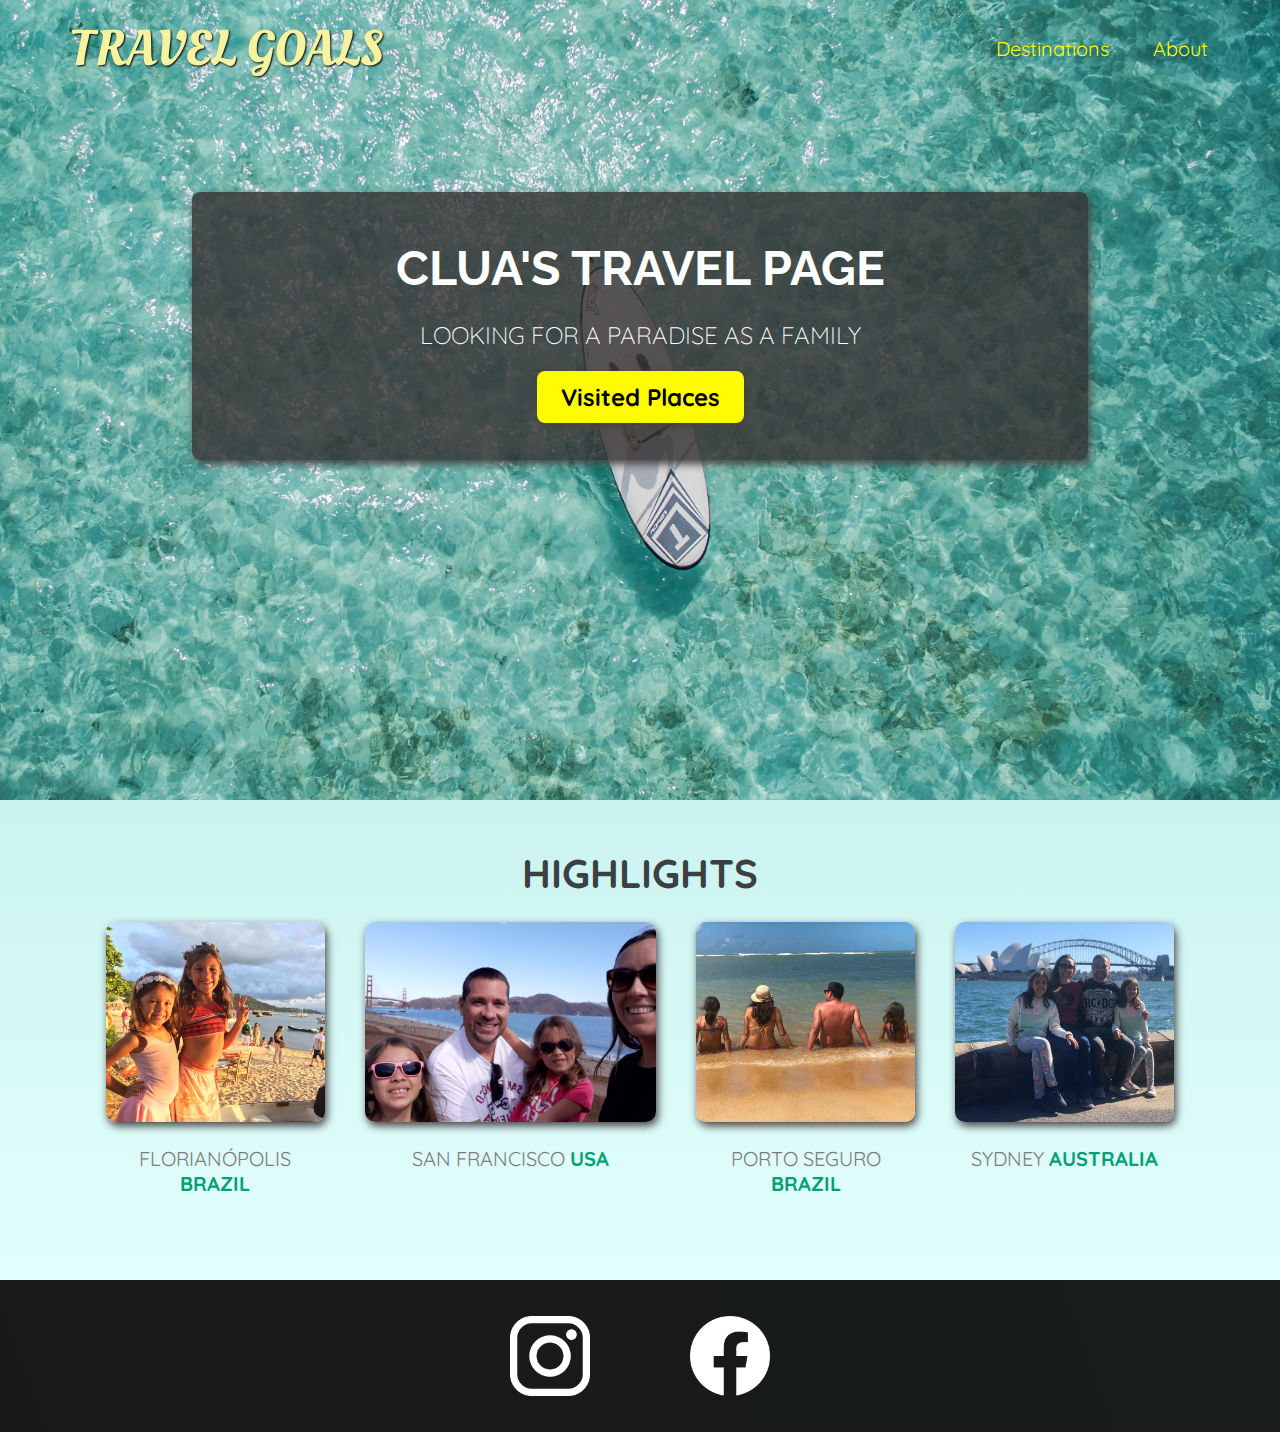
<file: index.html>
<!DOCTYPE html>
<html lang="en">
  <head>
    <meta charset="UTF-8" />
    <link
      href="https://fonts.googleapis.com/css2?family=Raleway:wght@700&family=Oleo+Script:wght@700&family=Quicksand:wght@300;500;700&display=swap"
      rel="stylesheet"
    />
    <meta name="viewport" content="width=device-width, initial-scale=1.0" />
    <link rel="stylesheet" href="shared.css" />
    <link rel="stylesheet" href="styles.css" />
    <title>Travel Goals</title>
  </head>
  <body>
    <header>
      <div id="page-logo">
        <a href="/index.html">Travel Goals</a>
      </div>
      <nav>
        <ul>
          <li><a href="places.html">Destinations</a></li>
          <li><a href="">About</a></li>
        </ul>
      </nav>
      <a href="#side-drawer" class="menu-btn">
        <span></span>
        <span></span>
        <span></span>
      </a>
    </header>
    <aside id="side-drawer">
      <header>
        <a href="#" class="menu-btn">
          <span></span>
          <span></span>
          <span></span>
        </a>
      </header>
      <nav>
        <ul>
          <li><a href="places.html">Destinations</a></li>
          <li><a href="">About</a></li>
        </ul>
      </nav>
    </aside>
    <main>
      <section id="hero">
        <div id="hero-content">
          <h1>Clua's Travel Page</h1>
          <p>Looking for a Paradise as a family</p>
          <a href="places.html">Visited Places</a>
        </div>
      </section>

      <section id="highlights">
        <h2>Highlights</h2>
        <ul id="destinations">
          <li class="destination">
            <img
              src="/images/places/Floripa.jpeg"
              alt="Girls at Carnival in Sto Antonio Beach"
            />
            <p>Florianópolis <strong>Brazil</strong></p>
          </li>
          <li class="destination">
            <img
              src="/images/places/SanFrancisco.jpg"
              alt="Family at Golden Gate Bridge"
            />
            <p>San Francisco <strong>USA</strong></p>
          </li>
          <li class="destination">
            <img
              src="/images/places/PortoSeguro.jpg"
              alt="Family at Arraial dAjuda Beach"
            />
            <p>Porto Seguro <strong>Brazil</strong></p>
          </li>
          <li class="destination">
            <img
              src="/images/places/Sydney.jpg"
              alt="Family at Harbour Bridge and Sydney Opera House"
            />
            <p>Sydney <strong>Australia</strong></p>
          </li>
        </ul>
      </section>
    </main>
    <footer>
      <ul>
        <li>
          <a href="https://www.instagram.com"
            ><img src="/images/icons/insta.png" alt="Instagram logo"
          /></a>
        </li>
        <li>
          <a href="https://www.facebook.com"
            ><img src="/images/icons/facebook.png" alt="Facebook logo"
          /></a>
        </li>
      </ul>
    </footer>
  </body>
</html>
</file>
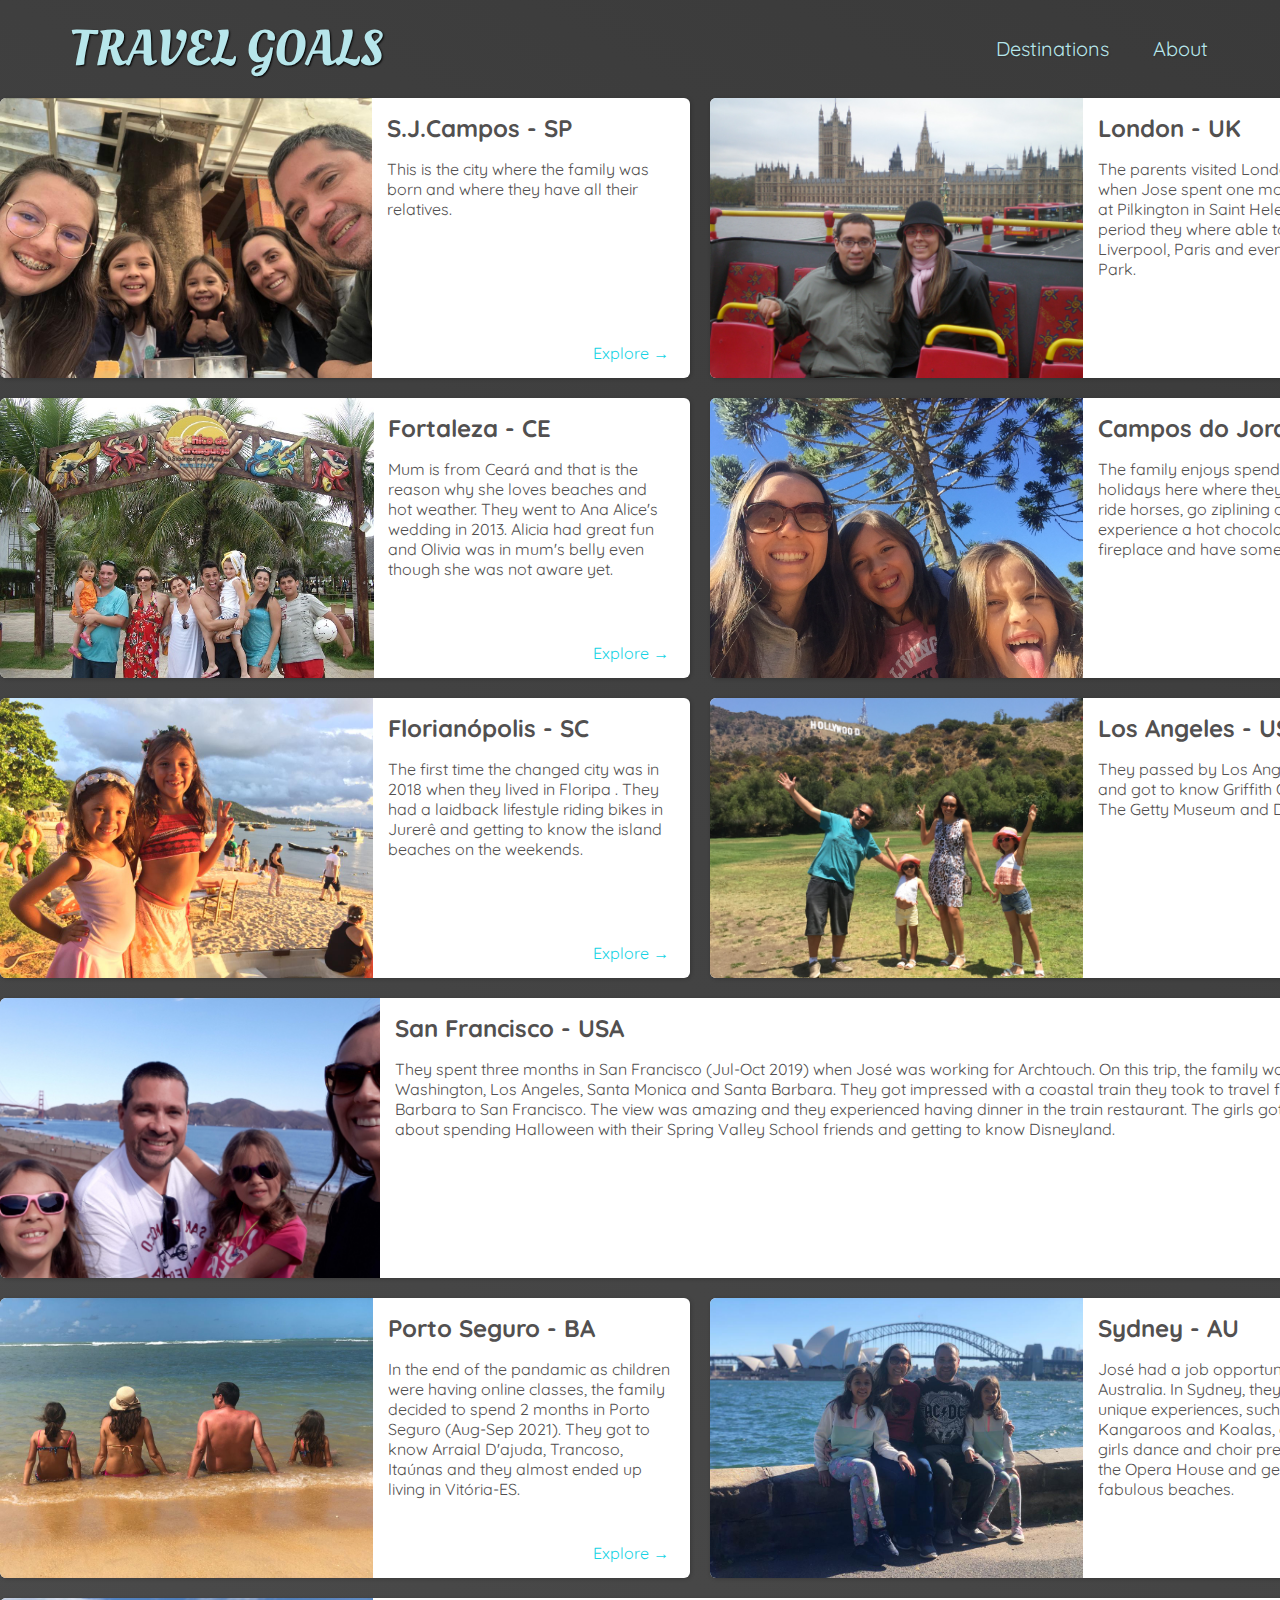
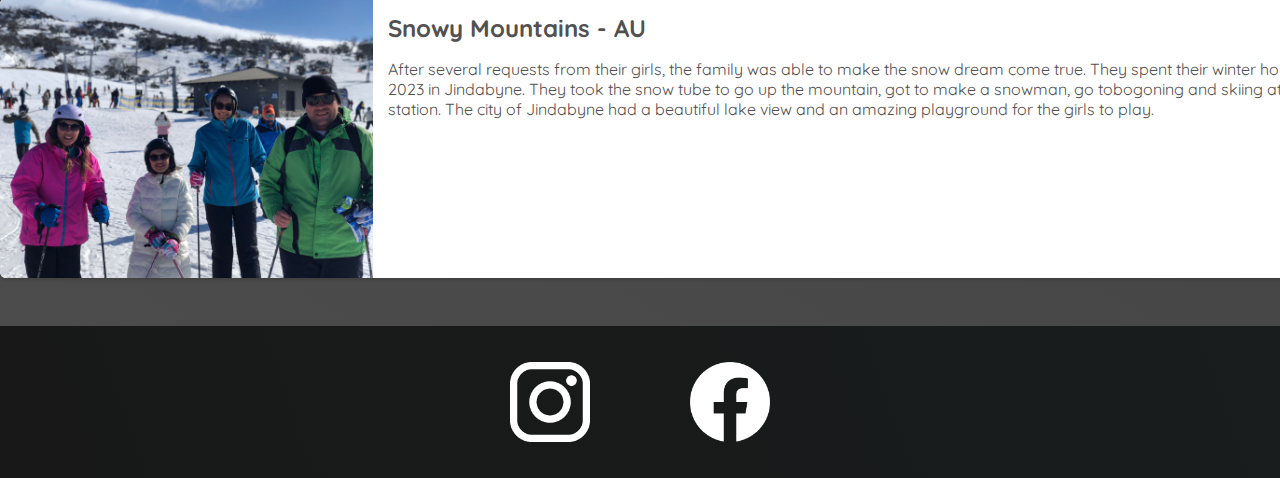
<file: places.html>
<!DOCTYPE html>
<html lang="en">
  <head>
    <meta charset="UTF-8" />
    <link
      href="https://fonts.googleapis.com/css2?family=Raleway:wght@700&family=Oleo+Script:wght@700&family=Quicksand:wght@300;500;700&display=swap"
      rel="stylesheet"
    />
    <meta name="viewport" content="width=device-width, initial-scale=1.0" />
    <link rel="stylesheet" href="shared.css" />
    <link rel="stylesheet" href="places.css" />
    <title>Travel Goals</title>
  </head>
  <body>
    <header>
      <div id="page-logo">
        <a href="/index.html">Travel Goals</a>
      </div>
      <nav>
        <ul>
          <li><a href="places.html">Destinations</a></li>
          <li><a href="">About</a></li>
        </ul>
      </nav>
      <a href="#side-drawer" class="menu-btn">
        <span></span>
        <span></span>
        <span></span>
      </a>
    </header>
    <aside id="side-drawer">
      <header>
        <a href="#" class="menu-btn">
          <span></span>
          <span></span>
          <span></span>
        </a>
    </header>
    <nav>
      <ul>
        <li><a href="places.html">Destinations</a></li>
        <li><a href="">About</a></li>
      </ul>
    </nav>
    </aside>
    <main>
      <ul>
        <li>
          <img src="/images/places/SJC.jpg" alt="Family at the Tree Bakery" />
          <div class="item-content">
            <div>
              <h2>S.J.Campos - SP</h2>
              <p>
                This is the city where the family was born and where they have
                all their relatives.
              </p>
            </div>
            <div class="action">
              <a href="https://en.wikipedia.org/wiki/São_José_dos_Campos"
                >Explore &#x2192</a
              >
            </div>
          </div>
        </li>
        <li>
          <img
            src="/images/places/London.jpeg"
            alt="Parents on a sightseeing bus at the Big Bang building"
          />
          <div class="item-content">
            <div>
              <h2>London - UK</h2>
              <p>
                The parents visited London in 2008 when Jose spent one month
                working at Pilkington in Saint Helens. In this period they where
                able to get to know Liverpool, Paris and even the Asterix Park.
              </p>
            </div>
            <div class="action">
              <a href="https://en.wikipedia.org/wiki/London">Explore &#x2192</a>
            </div>
          </div>
        </li>
        <li>
          <img
            src="/images/places/Fortaleza.jpg"
            alt="Family at Chico do Caranguejo"
          />
          <div class="item-content">
            <div>
              <h2>Fortaleza - CE</h2>
              <p>
                Mum is from Ceará and that is the reason why she loves beaches
                and hot weather. They went to Ana Alice's wedding in 2013.
                Alicia had great fun and Olivia was in mum's belly even though
                she was not aware yet.
              </p>
            </div>
            <div class="action">
              <a href="https://en.wikipedia.org/wiki/Fortaleza">Explore &#x2192</a>
            </div>
          </div>
        </li>
        <li>
          <img
            src="/images/places/Campos.JPG"
            alt="Family under an Araucaria Tree"
          />
          <div class="item-content">
            <div>
              <h2>Campos do Jordão-SP</h2>
              <p>
                The family enjoys spending some holidays here where they are
                able to ride horses, go ziplining on tree tops, experience a hot
                chocolate with a fireplace and have some fondue.
              </p>
            </div>
            <div class="action">
              <a href="https://en.wikipedia.org/wiki/Campos_do_Jordao"
                >Explore &#x2192</a
              >
            </div>
          </div>
        </li>
        <li>
          <img
            src="/images/places/Floripa.jpeg"
            alt="Gilrs at Carnival in Santo Antonio Beach"
          />
          <div class="item-content">
            <div>
              <h2>Florianópolis - SC</h2>
              <p>
                The first time the changed city was in 2018 when they lived in
                Floripa . They had a laidback lifestyle riding bikes in Jurerê
                and getting to know the island beaches on the weekends.
              </p>
            </div>
            <div class="action">
              <a href="https://en.wikipedia.org/wiki/Florianopolis">Explore &#x2192</a>
            </div>
          </div>
        </li>
        <li>
          <img
            src="/images/places/LosAngeles.jpeg"
            alt="Family at the Hollywood sign"
          />
          <div class="item-content">
            <div>
              <h2>Los Angeles - USA</h2>
              <p>
                They passed by Los Angeles twice and got to know Griffith
                Observatory, The Getty Museum and Ddisneyland.
              </p>
            </div>
            <div class="action">
              <a href="https://en.wikipedia.org/wiki/Los_Angeles">Explore &#x2192</a>
            </div>
          </div>
        </li>
        <li>
          <img
            src="/images/places/SanFrancisco.jpg"
            alt="Family on the beach with the Golden Gate Bridge in the background."
          />
          <div class="item-content">
            <div>
              <h2>San Francisco - USA</h2>
              <p>
                They spent three months in San Francisco (Jul-Oct 2019) when
                José was working for Archtouch. On this trip, the family was able
                to visit Washington, Los Angeles, Santa Monica and Santa
                Barbara. They got impressed with a coastal train they took to travel from Santa Barbara to San Francisco. 
                The view was amazing and they experienced having dinner in the train restaurant. The girls got really excited about spending Halloween
                with their Spring Valley School friends and getting to know
                Disneyland.
              </p>
            </div>
            <div class="action">
              <a href="https://en.wikipedia.org/wiki/San_Francisco">Explore &#x2192</a>
            </div>
          </div>
        </li>
        <li>
          <img
            src="/images/places/PortoSeguro.jpg"
            alt="Family sitting on the sand of a clearwater beach"
          />
          <div class="item-content">
            <div>
              <h2>Porto Seguro - BA</h2>
              <p>
                In the end of the pandamic as children were having online
                classes, the family decided to spend 2 months in Porto Seguro
                (Aug-Sep 2021). They got to know Arraial D'ajuda, Trancoso,
                Itaúnas and they almost ended up living in Vitória-ES.
              </p>
            </div>
            <div class="action">
              <a href="https://en.wikipedia.org/wiki/Porto_Seguro">Explore &#x2192</a>
            </div>
          </div>
        </li>
        <li>
          <img
            src="/images/places/Sydney.jpg"
            alt="Family at Harbour Bridge and Opera House"
          />
          <div class="item-content">
            <div>
              <h2>Sydney - AU</h2>
              <p>
                José had a job opportunity to work in Australia. In Sydney, they had
                many unique experiences, such as seeing Kangaroos and Koalas,
                attending the girls dance and choir presentation at the Opera
                House and getting to know fabulous beaches.
              </p>
            </div>
            <div class="action">
              <a href="https://en.wikipedia.org/wiki/Sydney">Explore &#x2192</a>
            </div>
          </div>
        </li>
        <li>
          <img
            src="/images/places/Jindabyne.jpg"
            alt="Family at Perisher ski station"
          />
          <div class="item-content">
            <div>
              <h2>Snowy Mountains - AU</h2>
              <p>
                After several requests from their girls, the family was able to
                make the snow dream come true. They spent their winter holiday of
                July 2023 in Jindabyne. They took the snow tube to go up the mountain, got to make a snowman, go
                tobogoning and skiing at Perisher ski station. The city of Jindabyne had a beautiful lake view and an amazing playground for the girls to play.
              </p>
            </div>
            <div class="action">
              <a href="https://en.wikipedia.org/wiki/Snowy_Mountains"
                >Explore &#x2192</a
              >
            </div>
          </div>
        </li>
      </ul>
    </main>
    <footer>
      <ul>
        <li>
          <a href="https://www.instagram.com"
            ><img src="/images/icons/insta.png" alt="Instagram logo"
          /></a>
        </li>
        <li>
          <a href="https://www.facebook.com"
            ><img src="/images/icons/facebook.png" alt="Facebook logo"
          /></a>
        </li>
      </ul>
    </footer>
  </body>
</html>
</file>
<file: shared.css>
body {
  font-family: Quicksand, sans-serif;
  margin: 0;
}

ul {
  list-style: none;
  margin: 0;
  padding: 0;
}

header {
  display: flex;
  justify-content: space-between;
  align-items: center;
  padding: 0.9rem 3.75rem;
  position: absolute;
  width: 100%;
  box-sizing: border-box;
}

#page-logo a {
  padding: 0.6rem;
  font-family: "Oleo Script", sans-serif;
  color: rgb(245, 243, 160);
  font-size: 3.12rem;
  text-decoration: none;
  text-transform: uppercase;
  text-shadow: 1px 1px 2px rgb(0, 0, 0);
}

.menu-btn {
  width: 3rem;
  height: 3rem;
  display: flex;
  flex-direction: column;
  justify-content: space-around;
  display: none;
  text-decoration: none;
  font-size: 1.25rem;
  padding: 0.75rem;
  text-shadow: 1px 1px 2px rgba(0, 0, 0, 0.2);
  border-radius: 6px;
}

.menu-btn span {
  width: 100%;
  height: 3px;
}

header ul {
  display: flex;
}

header li {
  margin-left: 1.25rem;
}

header a {
  color: rgb(255, 251, 0);
  text-decoration: none;
  font-size: 1.25rem;
  padding: 0.75rem;
  text-shadow: 1px 1px 2px rgba(0, 0, 0, 0.2);
  border-radius: 6px;
}

header nav a:hover {
  color: rgb(77, 77, 77);
  background-color: rgb(255, 251, 0);
}

#side-drawer {
  width: 100%;
  height: 100%;
  background-position: center;
  background-size: cover;
  position: fixed;
  top: 0;
  left: 0;
  display: none;
  z-index: 1;
}

#side-drawer:target {
  display: block;
}

#side-drawer header {
  height: 5rem;
  display: flex;
  justify-content: flex-end;
  align-items: center;
}

#side-drawer ul {
  list-style: none;
  margin: 0;
  padding: 4rem 1rem;
  display: flex;
  flex-direction: column;
  align-items: center;
}

#side-drawer li {
  margin: 1rem 0;
}


footer {
  background: linear-gradient(70deg, rgb(24, 24, 24), rgb(25, 29, 29));
  padding: 2.25rem;
}

footer ul {
  display: flex;
  justify-content: center;
}

footer li {
  width: 5rem;
  height: 5rem;
  margin: 0 3.12rem;
}

footer img {
  width: 100%;
  height: 100%;
}

@media (max-width: 48rem) {
  #page-logo a {
    font-size: 2.2rem;
  }

  header {
    padding: 0.3rem 1rem;
  }

  header nav {
    display: none;
  }

  .menu-btn {
    display: flex;
  }

  footer {
    padding: 1rem;
  }
  
  footer li {
    width: 2.5rem;
    height: 2.5rem;
    margin: 0 1.5rem;
  }
}
</file>
<file: styles.css>
#hero {
  height: 50rem;
  background-image: url(images/places/ocean.jpg);
  background-position: center;
  background-size: cover;
}

#hero-content {
  width: 56rem;
  background-color: rgba(51, 47, 47, 0.8);
  box-shadow: 2px 4px 8px rgb(68, 67, 67);
  border-radius: 8px;
  text-align: center;
  padding: 3rem 0;
  margin: 0 auto;
  position: relative;
  top: 12rem;
}

#hero-content h1 {
  color: white;
  text-transform: uppercase;
  font-size: 3rem;
  font-family: "Raleway", sans-serif;
  margin: 0;
}

#hero-content p {
  color: white;
  text-transform: uppercase;
  font-size: 1.5rem;
  font-weight: 300;
  margin-bottom: 2rem;
}

#hero-content a {
  text-decoration: none;
  background-color: rgb(255, 251, 0);
  padding: 0.7rem 1.5rem;
  color: black;
  font-size: 1.5rem;
  font-weight: bold;
  border-radius: 8px;
  box-shadow: 2px 4px 8px rgb(68, 67, 67);
}

#hero-content a:hover {
  background-color: rgb(255, 238, 0);
}

.menu-btn {
  color: rgb(255, 251, 0);
}

.menu-btn a:hover {
  color: rgb(77, 77, 77);
  background-color: rgb(255, 251, 0);
}

.menu-btn span {
  background-color: rgb(255, 251, 0);
}

#side-drawer {
  background-image: url(images/places/ocean.jpg);
}

#side-drawer a {
  color: rgb(255, 251, 0);
  text-decoration: none;
  font-size: 1.25rem;
  padding: 0.75rem;
  text-shadow: 1px 1px 2px rgba(0, 0, 0, 0.2);
  border-radius: 6px;
}

#side-drawer ul a:hover {
  color: rgb(77, 77, 77);
  background-color: rgb(255, 251, 0);
}

#highlights {
    padding: 1.5rem;
    background: linear-gradient(0deg, rgb(227, 255, 253), rgb(202, 243, 240));
}
#highlights h2 {
text-transform: uppercase;
text-align: center;
font-size: 2.5rem;
color: rgb(59, 65, 64);
margin: 1.5rem 0;
}

#destinations {
  display: flex;
  width: 90%;
  margin: auto;
  margin-bottom: 2.5rem;
  justify-content: center;
}

.destination {
  margin: 0 1.25rem;
  text-transform: uppercase;
}

.destination p {
  text-align: center;
  font-size: 1.25rem;
  color: rgb(124, 123, 123);
  margin: 1.25rem 0;
}
.destination img {
  height: 12.5rem;
  width: 100%;
  box-shadow: 2px 4px 8px rgb(68, 67, 67);
  border-radius: 10px;
  object-fit: cover;
}

.destination strong {
    color: rgb(0, 160, 117);
}

@media (max-width: 48rem) {
  #hero-content {
    z-index: 0;
    width: 100%;

  }

  #hero-content h1 {
    font-size: 2rem;
  }
  
  #hero-content p {
    font-size: 1rem;
  }
  
  #hero-content a {
    font-size: 1rem;
  }

  #highlights h2 {
    font-size: 2rem;
  }

  #destinations {
    display: flex;
    flex-direction: column;
    }
}
</file>
<file: places.css>
body {
  background: linear-gradient(30deg, rgb(77, 77, 77), rgb(58, 58, 58));
  color: rgb(68, 68, 68);
}

#page-logo a {
  color: rgb(183, 230, 235);
}

header {
  position: static;
}

header a {
  color: rgb(183, 230, 235);
}

header nav a:hover {
  background-color: rgb(183, 230, 235);
  color: rgb(59, 59, 59);
}

.menu-btn {
  color: rgb(183, 230, 235);
}

.menu-btn a:hover {
  color: rgb(77, 77, 77);
  background-color: rgb(183, 230, 235);
}

.menu-btn span {
  background-color: rgb(183, 230, 235);
}

#side-drawer {
  background: linear-gradient(30deg, rgb(77, 77, 77), rgb(58, 58, 58));
}

#side-drawer a {
  color: rgb(183, 230, 235);
  text-decoration: none;
  font-size: 1.25rem;
  padding: 0.75rem;
  text-shadow: 1px 1px 2px rgba(0, 0, 0, 0.2);
  border-radius: 6px;
}

#side-drawer ul a:hover {
  color: rgb(77, 77, 77);
  background-color: rgb(183, 230, 235);
}

main ul {
  width: 87.5rem;
  margin: 0 auto 3rem auto;
  display: grid;
  grid-template-columns: 1fr 1fr;
  gap: 1.25rem 1.25rem;
}

li:nth-of-type(7) {
  grid-column: 1/3;
}

li:nth-of-type(10) {
  grid-column: 1/3;
}

main li {
  display: flex;
  background-color: white;
  box-shadow: 1px 1px 4px rgba(0, 0, 0, 0.2);
  border-radius: 6px;
  overflow: hidden;
}

main li img {
  width: 23.75rem;
  height: 17.5rem;
  object-fit: cover;
}

.item-content {
  padding: 0.93rem;
  display: flex;
  flex-direction: column;
  justify-content: space-between;
  color: rgb(82, 80, 80);
}

.item-content h2 {
  margin: 0;
}
.action {
  text-align: right;
}

.action a {
  color: rgb(22, 211, 228);
  text-decoration: none;
  padding: 6px;
  border-radius: 6px;
}

.action a:hover {
  background-color: rgb(235, 253, 255);
}

@media (max-width: 48rem) {
  main ul {
    width: 100%;
    display: flex;
    flex-direction: column;
  }

  main li {
    width: 100%;
    display: flex;
    flex-direction: column;
    align-items: center;
    padding-top: 1rem;
  }

}
</file>
